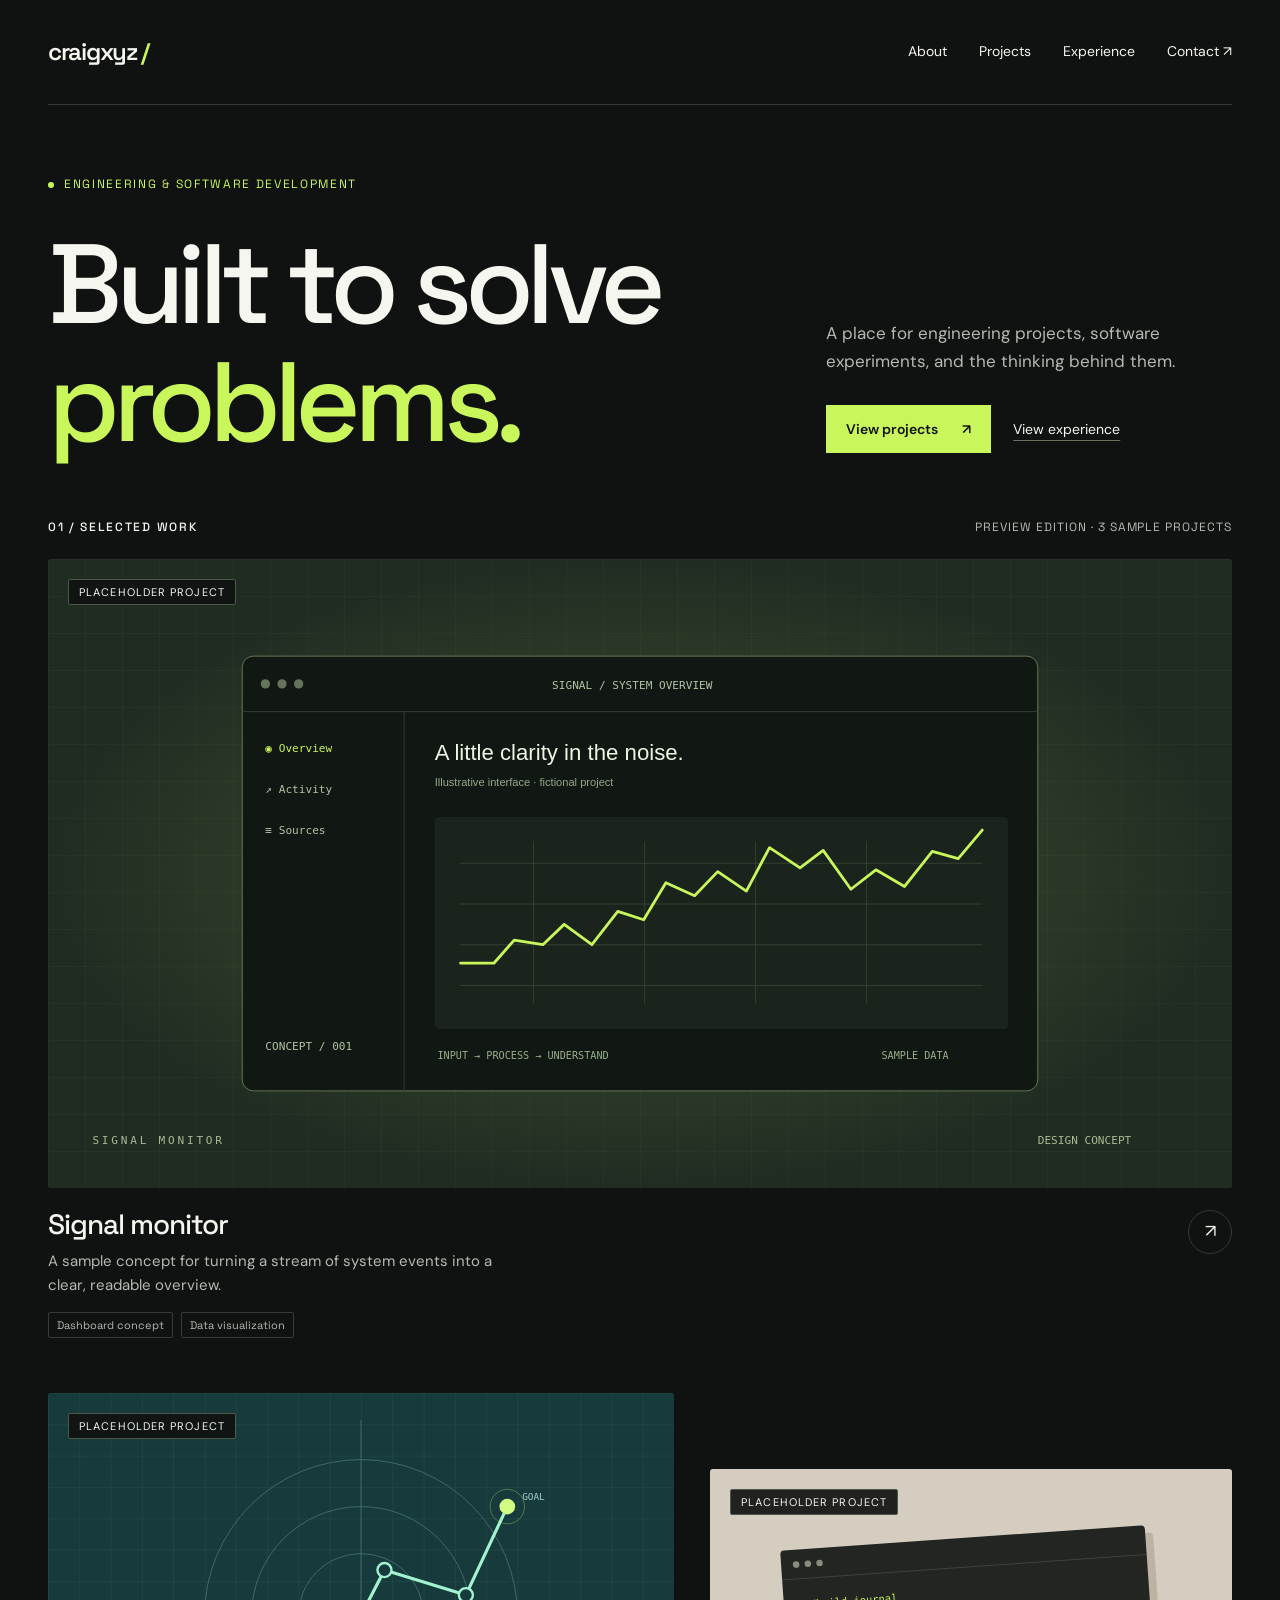
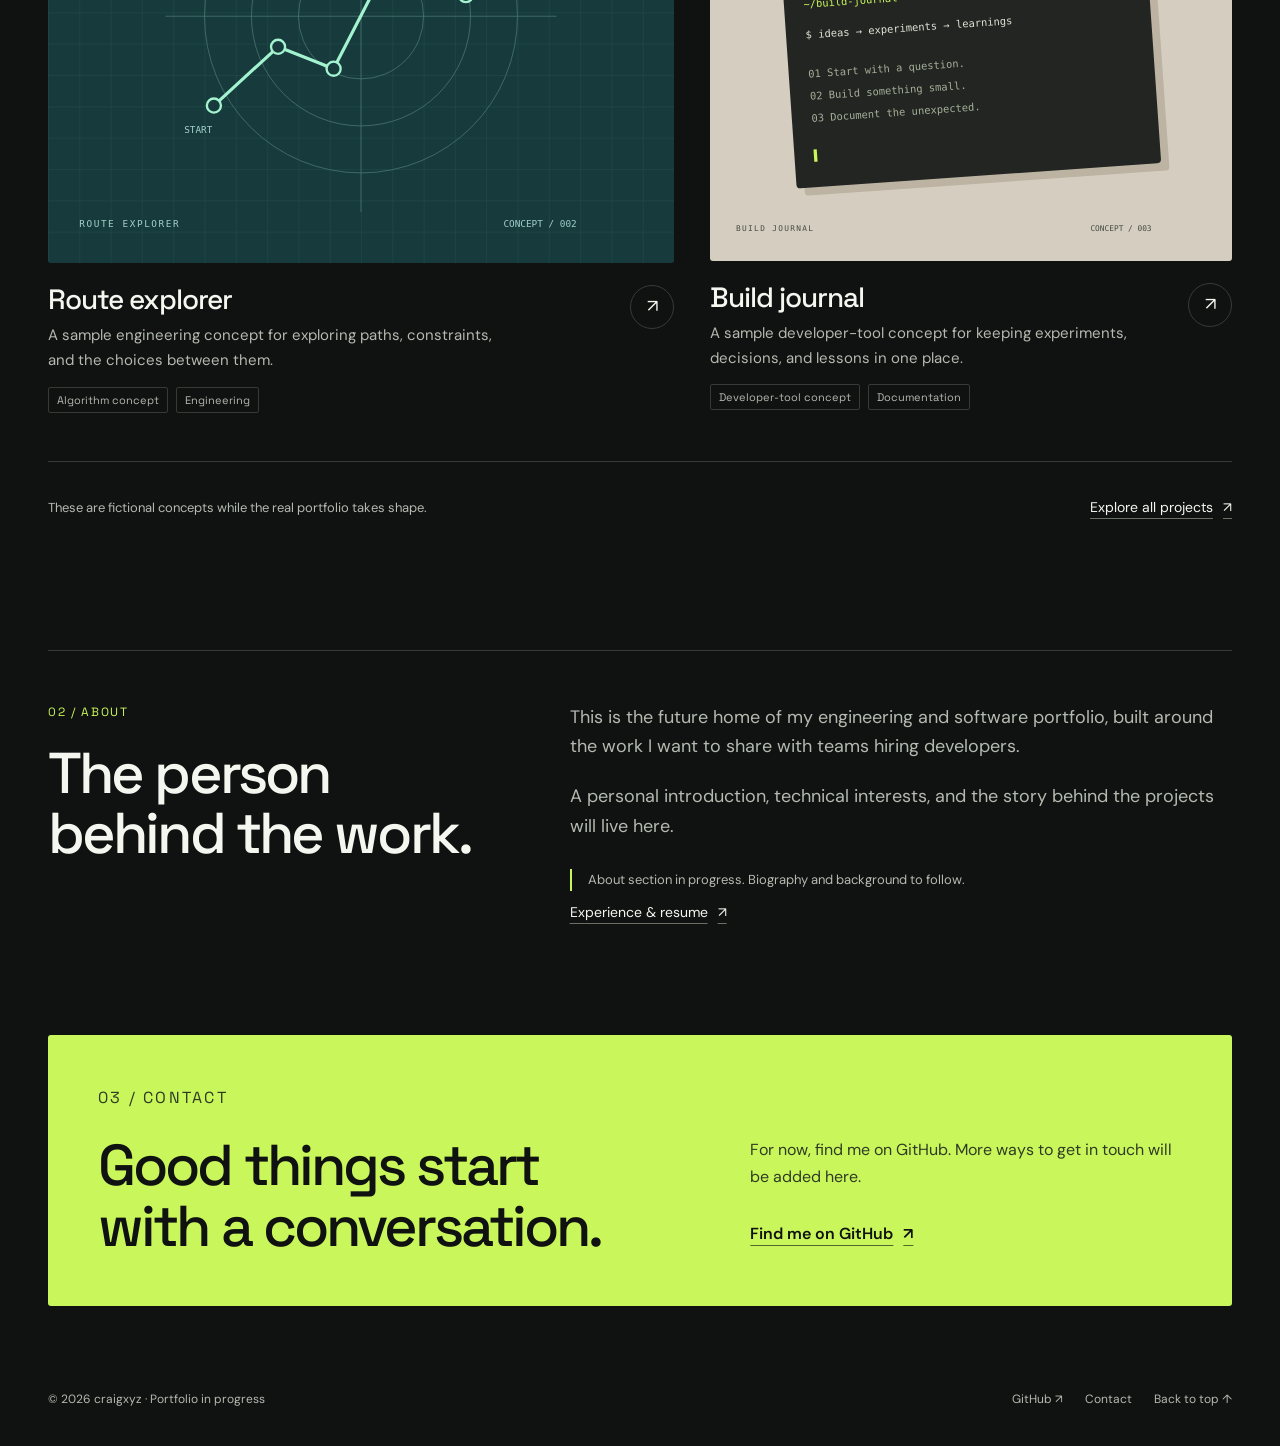
<file: index.html>
<!doctype html>
<html lang="en">
<head>
  <meta charset="utf-8">
  <meta name="viewport" content="width=device-width, initial-scale=1">
  <meta name="description" content="A dark gallery portfolio preview for engineering and software development, with clearly labeled placeholder projects.">
  <meta name="theme-color" content="#101211">
  <meta name="robots" content="noindex, follow">
  <title>Engineering & software — craigxyz</title>
  <link rel="icon" href="assets/images/favicon.svg" type="image/svg+xml">
  <link rel="stylesheet" href="assets/css/style.css">
  <script src="assets/js/main.js" defer></script>
</head>
<body>
  <a class="skip-link" href="#main">Skip to content</a>
  <header class="header wrap">
    <a class="brand" href="index.html" aria-label="craigxyz home">craigxyz<span> /</span></a>
    <button class="menu-toggle" type="button" aria-controls="site-navigation" aria-expanded="false">Menu</button>
    <nav class="nav" id="site-navigation" aria-label="Main navigation"><a href="index.html#about">About</a><a href="projects.html">Projects</a><a href="experience.html">Experience</a><a href="index.html#contact">Contact ↗</a></nav>
  </header>
  <main id="main" class="wrap">
    <section class="hero" aria-labelledby="hero-heading">
      <p class="eyebrow"><span class="dot" aria-hidden="true"></span>Engineering &amp; software development</p>
      <div class="hero-grid"><h1 id="hero-heading">Built to solve<br><span>problems.</span></h1><div class="hero-copy"><p>A place for engineering projects, software experiments, and the thinking behind them.</p><div class="actions"><a class="button" href="projects.html">View projects <span aria-hidden="true">↗</span></a><a class="text-link" href="experience.html">View experience</a></div></div></div>
    </section>
    <section aria-labelledby="selected-heading">
      <div class="section-top"><h2 class="eyebrow" id="selected-heading">01 / Selected work</h2><span class="index-label">PREVIEW EDITION · 3 SAMPLE PROJECTS</span></div>
      <article class="project"><a class="art" href="projects.html#signal" aria-label="Explore Signal monitor, a placeholder project"><img src="assets/images/signal.svg" width="1280" height="680" alt="Concept illustration of a dark system monitoring dashboard with a lime line chart." fetchpriority="high"><span class="art-badge">Placeholder project</span></a><div class="project-caption"><div><h3><a href="projects.html#signal">Signal monitor</a></h3><p>A sample concept for turning a stream of system events into a clear, readable overview.</p><div class="tags"><span>Dashboard concept</span><span>Data visualization</span></div></div><a class="project-arrow" href="projects.html#signal" aria-label="Explore Signal monitor">↗</a></div></article>
      <div class="project-grid"><article class="project"><a class="art" href="projects.html#route" aria-label="Explore Route explorer, a placeholder project"><img src="assets/images/route.svg" width="800" height="600" alt="Concept diagram of a route connecting waypoints across a teal coordinate grid." loading="lazy"><span class="art-badge">Placeholder project</span></a><div class="project-caption"><div><h3><a href="projects.html#route">Route explorer</a></h3><p>A sample engineering concept for exploring paths, constraints, and the choices between them.</p><div class="tags"><span>Algorithm concept</span><span>Engineering</span></div></div><a class="project-arrow" href="projects.html#route" aria-label="Explore Route explorer">↗</a></div></article><article class="project"><a class="art" href="projects.html#journal" aria-label="Explore Build journal, a placeholder project"><img src="assets/images/journal.svg" width="800" height="600" alt="Concept illustration of a terminal showing a short sequence for documenting experiments." loading="lazy"><span class="art-badge">Placeholder project</span></a><div class="project-caption"><div><h3><a href="projects.html#journal">Build journal</a></h3><p>A sample developer-tool concept for keeping experiments, decisions, and lessons in one place.</p><div class="tags"><span>Developer-tool concept</span><span>Documentation</span></div></div><a class="project-arrow" href="projects.html#journal" aria-label="Explore Build journal">↗</a></div></article></div>
      <div class="work-bottom"><p>These are fictional concepts while the real portfolio takes shape.</p><a class="text-link" href="projects.html">Explore all projects <span aria-hidden="true">↗</span></a></div>
    </section>
    <section class="section about" id="about" aria-labelledby="about-heading"><div><p class="eyebrow">02 / About</p><h2 id="about-heading">The person<br>behind the work.</h2></div><div class="about-copy"><p>This is the future home of my engineering and software portfolio, built around the work I want to share with teams hiring developers.</p><p>A personal introduction, technical interests, and the story behind the projects will live here.</p><p class="placeholder-note">About section in progress. Biography and background to follow.</p><a class="text-link" href="experience.html">Experience &amp; resume <span aria-hidden="true">↗</span></a></div></section>
    <section class="contact" id="contact" aria-labelledby="contact-heading"><div><p class="eyebrow">03 / Contact</p><h2 id="contact-heading">Good things start<br>with a conversation.</h2></div><div><p>For now, find me on GitHub. More ways to get in touch will be added here.</p><a class="text-link" href="https://github.com/craigxyz">Find me on GitHub <span aria-hidden="true">↗</span></a></div></section>
</main>
  <footer class="footer wrap"><span>© 2026 craigxyz · Portfolio in progress</span><div class="footer-links"><a href="https://github.com/craigxyz">GitHub ↗</a><a href="index.html#contact">Contact</a><a href="#main">Back to top ↑</a></div></footer>
</body>
</html>
</file>
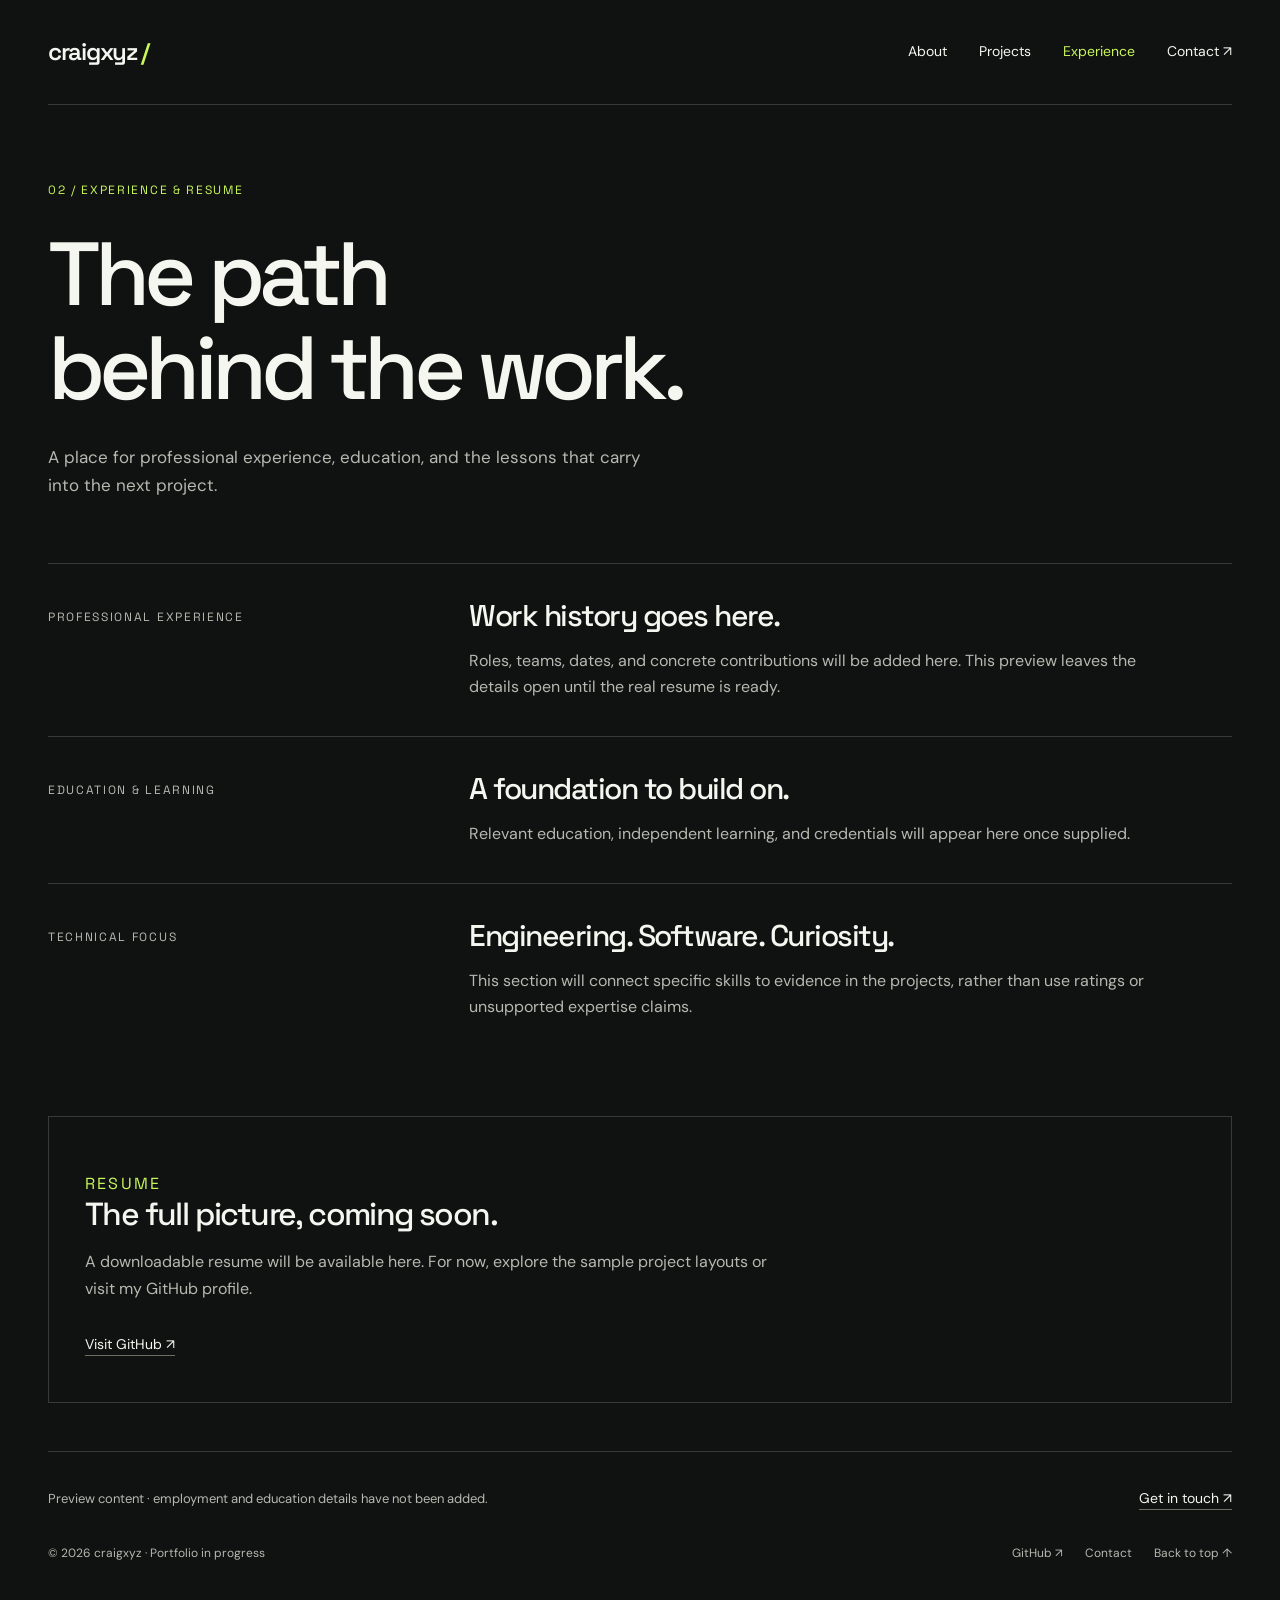
<file: experience.html>
<!doctype html>
<html lang="en">
<head>
  <meta charset="utf-8">
  <meta name="viewport" content="width=device-width, initial-scale=1">
  <meta name="description" content="Experience and resume section of the craigxyz portfolio preview. Real work history and resume are coming soon.">
  <meta name="theme-color" content="#101211">
  <meta name="robots" content="noindex, follow">
  <title>Experience — craigxyz</title>
  <link rel="icon" href="assets/images/favicon.svg" type="image/svg+xml">
  <link rel="stylesheet" href="assets/css/style.css">
  <script src="assets/js/main.js" defer></script>
</head>
<body>
  <a class="skip-link" href="#main">Skip to content</a>
  <header class="header wrap">
    <a class="brand" href="index.html" aria-label="craigxyz home">craigxyz<span> /</span></a>
    <button class="menu-toggle" type="button" aria-controls="site-navigation" aria-expanded="false">Menu</button>
    <nav class="nav" id="site-navigation" aria-label="Main navigation"><a href="index.html#about">About</a><a href="projects.html">Projects</a><a href="experience.html" aria-current="page">Experience</a><a href="index.html#contact">Contact ↗</a></nav>
  </header>
  <main id="main" class="wrap"><header class="page-hero"><p class="eyebrow">02 / Experience &amp; resume</p><h1>The path<br>behind the work.</h1><p>A place for professional experience, education, and the lessons that carry into the next project.</p></header>
<section aria-label="Experience placeholders"><article class="experience-row"><span class="eyebrow">Professional experience</span><div><h2>Work history goes here.</h2><p>Roles, teams, dates, and concrete contributions will be added here. This preview leaves the details open until the real resume is ready.</p></div></article><article class="experience-row"><span class="eyebrow">Education &amp; learning</span><div><h2>A foundation to build on.</h2><p>Relevant education, independent learning, and credentials will appear here once supplied.</p></div></article><article class="experience-row"><span class="eyebrow">Technical focus</span><div><h2>Engineering. Software. Curiosity.</h2><p>This section will connect specific skills to evidence in the projects, rather than use ratings or unsupported expertise claims.</p></div></article></section>
<section class="resume-box" id="resume" aria-labelledby="resume-heading"><p class="eyebrow">Resume</p><h2 id="resume-heading">The full picture, coming soon.</h2><p>A downloadable resume will be available here. For now, explore the sample project layouts or visit my GitHub profile.</p><a class="text-link" href="https://github.com/craigxyz">Visit GitHub ↗</a></section><div class="work-bottom"><p>Preview content · employment and education details have not been added.</p><a class="text-link" href="index.html#contact">Get in touch ↗</a></div></main>
  <footer class="footer wrap"><span>© 2026 craigxyz · Portfolio in progress</span><div class="footer-links"><a href="https://github.com/craigxyz">GitHub ↗</a><a href="index.html#contact">Contact</a><a href="#main">Back to top ↑</a></div></footer>
</body>
</html>
</file>
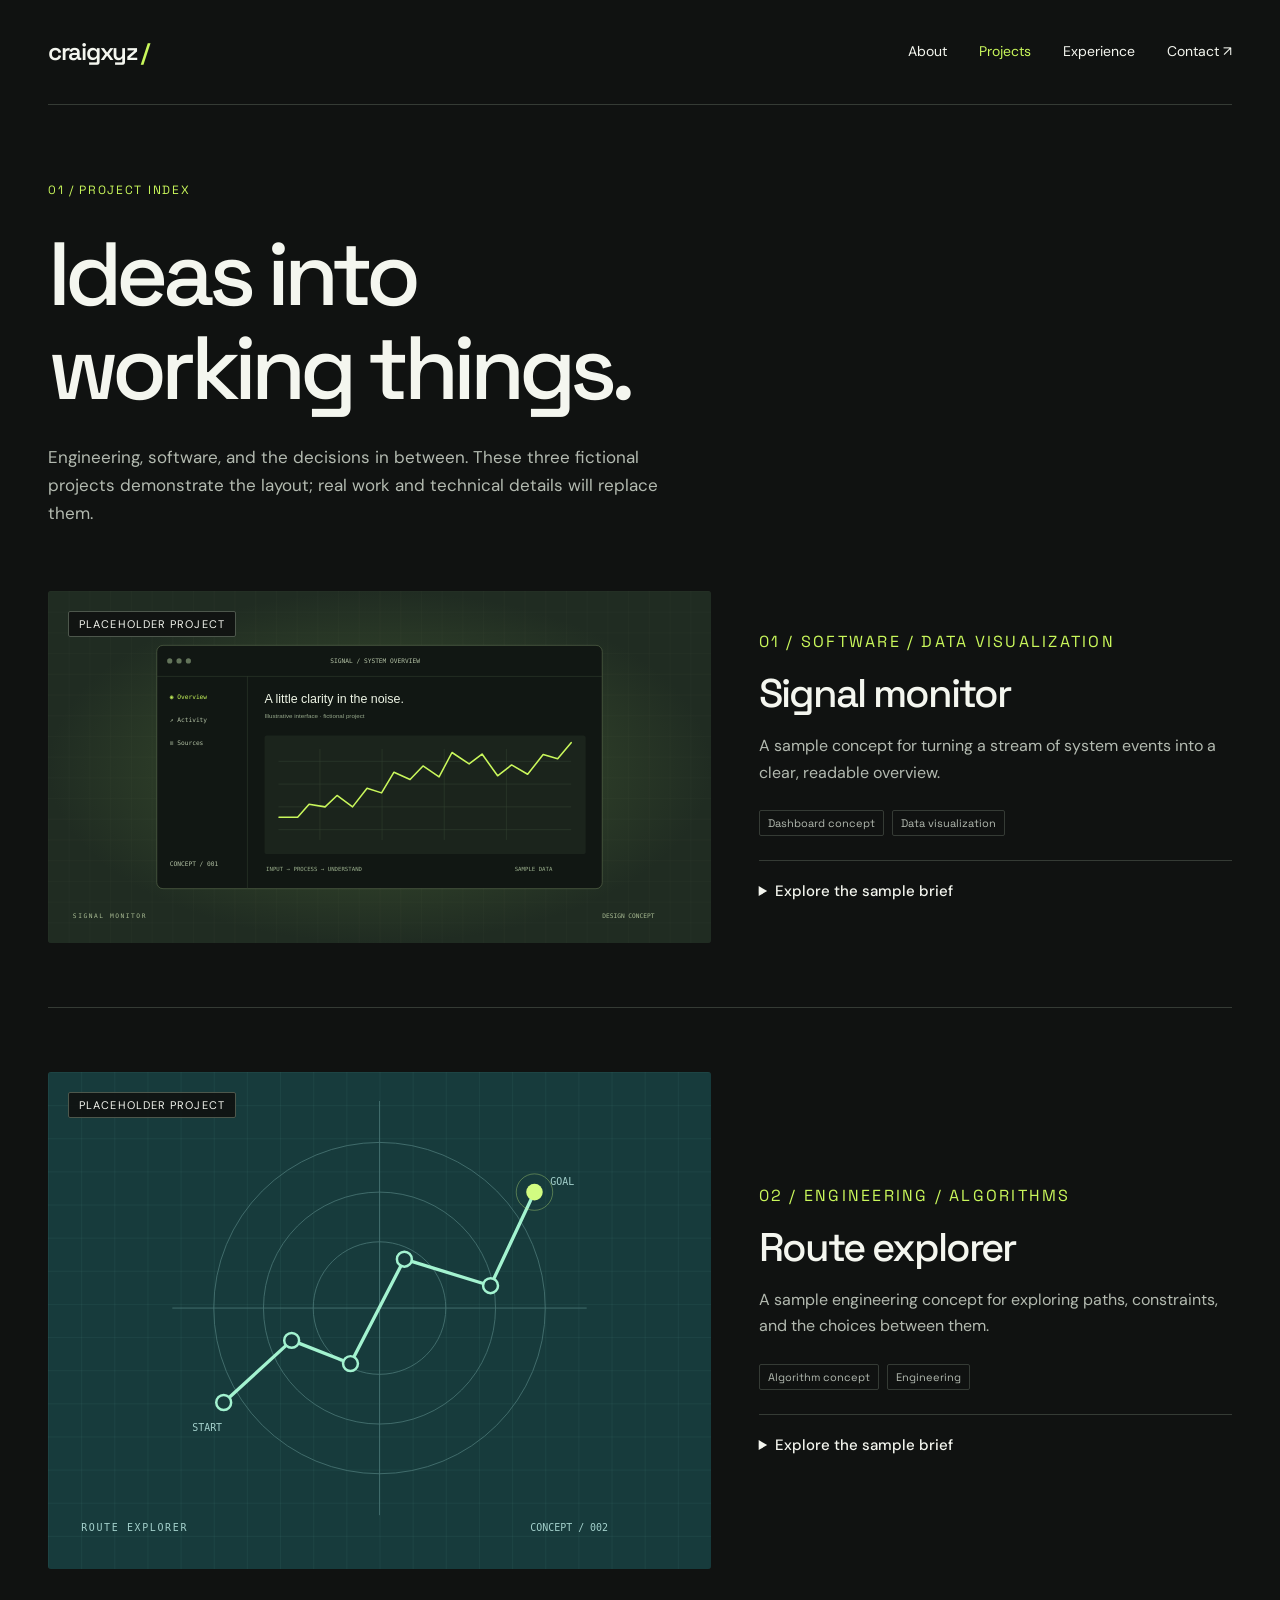
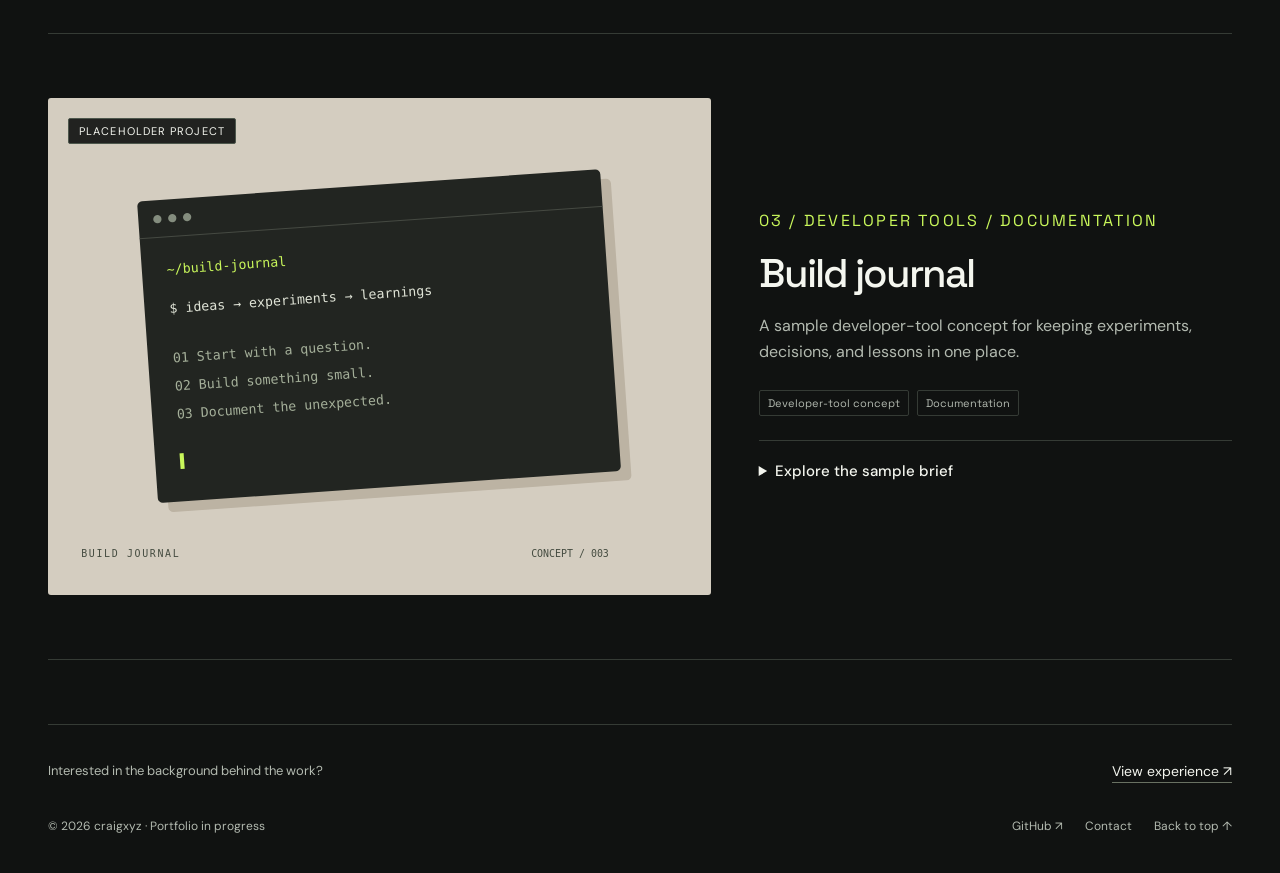
<file: projects.html>
<!doctype html>
<html lang="en">
<head>
  <meta charset="utf-8">
  <meta name="viewport" content="width=device-width, initial-scale=1">
  <meta name="description" content="Three clearly labeled sample engineering and software projects in a portfolio preview.">
  <meta name="theme-color" content="#101211">
  <meta name="robots" content="noindex, follow">
  <title>Projects — craigxyz</title>
  <link rel="icon" href="assets/images/favicon.svg" type="image/svg+xml">
  <link rel="stylesheet" href="assets/css/style.css">
  <script src="assets/js/main.js" defer></script>
</head>
<body>
  <a class="skip-link" href="#main">Skip to content</a>
  <header class="header wrap">
    <a class="brand" href="index.html" aria-label="craigxyz home">craigxyz<span> /</span></a>
    <button class="menu-toggle" type="button" aria-controls="site-navigation" aria-expanded="false">Menu</button>
    <nav class="nav" id="site-navigation" aria-label="Main navigation"><a href="index.html#about">About</a><a href="projects.html" aria-current="page">Projects</a><a href="experience.html">Experience</a><a href="index.html#contact">Contact ↗</a></nav>
  </header>
  <main id="main" class="wrap"><header class="page-hero"><p class="eyebrow">01 / Project index</p><h1>Ideas into<br>working things.</h1><p>Engineering, software, and the decisions in between. These three fictional projects demonstrate the layout; real work and technical details will replace them.</p></header><article class="project-detail" id="signal"><div class="detail-grid"><div class="art"><img src="assets/images/signal.svg" width="1280" height="680" alt="Concept illustration of a dark system monitoring dashboard with a lime line chart." fetchpriority="high"><span class="art-badge">Placeholder project</span></div><div class="detail-copy"><p class="eyebrow">01 / Software / Data visualization</p><h2>Signal monitor</h2><p>A sample concept for turning a stream of system events into a clear, readable overview.</p><div class="tags"><span>Dashboard concept</span><span>Data visualization</span></div><details><summary>Explore the sample brief</summary><p><strong>Problem.</strong> Make noisy system activity easier to interpret without burying the useful information.</p><p><strong>Approach.</strong> This placeholder would describe event handling, chart rendering, and the tradeoffs behind the interface.</p><p><strong>Evidence.</strong> Replace this sample with real screenshots, a source repository, and verified results.</p><p class="placeholder-note">Fictional example. No completed work or results are claimed.</p></details></div></div></article><article class="project-detail" id="route"><div class="detail-grid"><div class="art"><img src="assets/images/route.svg" width="800" height="600" alt="Concept diagram of a route connecting waypoints across a teal coordinate grid." loading="lazy"><span class="art-badge">Placeholder project</span></div><div class="detail-copy"><p class="eyebrow">02 / Engineering / Algorithms</p><h2>Route explorer</h2><p>A sample engineering concept for exploring paths, constraints, and the choices between them.</p><div class="tags"><span>Algorithm concept</span><span>Engineering</span></div><details><summary>Explore the sample brief</summary><p><strong>Problem.</strong> Explain how a path is selected when a system has multiple routes and constraints.</p><p><strong>Approach.</strong> This placeholder would explain the chosen algorithm, system constraints, and how the solution was tested.</p><p><strong>Evidence.</strong> Replace this sample with the actual implementation, test cases, and an explanation of your contribution.</p><p class="placeholder-note">Fictional example. No completed work or results are claimed.</p></details></div></div></article><article class="project-detail" id="journal"><div class="detail-grid"><div class="art"><img src="assets/images/journal.svg" width="800" height="600" alt="Concept illustration of a terminal showing a short sequence for documenting experiments." loading="lazy"><span class="art-badge">Placeholder project</span></div><div class="detail-copy"><p class="eyebrow">03 / Developer tools / Documentation</p><h2>Build journal</h2><p>A sample developer-tool concept for keeping experiments, decisions, and lessons in one place.</p><div class="tags"><span>Developer-tool concept</span><span>Documentation</span></div><details><summary>Explore the sample brief</summary><p><strong>Problem.</strong> Keep the reasoning behind small experiments as discoverable as the code itself.</p><p><strong>Approach.</strong> This placeholder would describe the workflow, data format, and developer experience.</p><p><strong>Evidence.</strong> Replace this sample with a working demo, source code, and a specific lesson learned.</p><p class="placeholder-note">Fictional example. No completed work or results are claimed.</p></details></div></div></article><div class="work-bottom"><p>Interested in the background behind the work?</p><a class="text-link" href="experience.html">View experience ↗</a></div></main>
  <footer class="footer wrap"><span>© 2026 craigxyz · Portfolio in progress</span><div class="footer-links"><a href="https://github.com/craigxyz">GitHub ↗</a><a href="index.html#contact">Contact</a><a href="#main">Back to top ↑</a></div></footer>
</body>
</html>
</file>
<file: assets/css/style.css>
@import url('https://fonts.googleapis.com/css2?family=DM+Sans:wght@400;500;600;700&family=Space+Grotesk:wght@400;500;600;700&display=swap');

:root{color-scheme:dark;--bg:#101211;--surface:#1a1f1b;--text:#f4f6ef;--muted:#b3bab0;--accent:#c9f75b;--line:#353b35;--display:'Space Grotesk',Arial,sans-serif;--body:'DM Sans',Arial,sans-serif}
*{box-sizing:border-box}html{scroll-behavior:smooth;scroll-padding-top:24px}body{margin:0;background:var(--bg);color:var(--text);font:18px/1.65 var(--body);-webkit-font-smoothing:antialiased}a{color:inherit;text-decoration:none}button{font:inherit}img,svg{display:block;max-width:100%}img{height:auto}::selection{background:var(--accent);color:var(--bg)}:focus-visible{outline:3px solid var(--accent);outline-offset:6px}h1,h2,h3,p{margin:0}h1,h2,h3{font-family:var(--display);font-weight:500;line-height:1.05}h1{font-size:clamp(56px,8.8vw,132px);letter-spacing:-.065em}h2{font-size:clamp(36px,4.5vw,64px);letter-spacing:-.05em}h3{font-size:28px;letter-spacing:-.035em}p{color:var(--muted)}.wrap{width:min(1280px,calc(100% - 96px));margin-inline:auto}.skip-link{position:absolute;z-index:5;left:16px;top:12px;padding:12px 20px;background:var(--accent);color:var(--bg);transform:translateY(-150%)}.skip-link:focus{transform:none}.header{display:flex;align-items:center;justify-content:space-between;gap:24px;padding-block:30px;border-bottom:1px solid var(--line)}.brand{font-family:var(--display);font-size:24px;letter-spacing:-1.3px;font-weight:600;white-space:nowrap}.brand span{color:var(--accent)}.nav{display:flex;gap:32px;align-items:center;font-size:14px}.nav a{min-height:44px;display:flex;align-items:center;transition:color .18s}.nav a:hover,.nav a[aria-current=page]{color:var(--accent)}.menu-toggle{display:none;color:var(--text);background:none;border:1px solid var(--line);padding:9px 14px;min-height:44px}.eyebrow{font-family:var(--display);font-size:12px;letter-spacing:.14em;text-transform:uppercase;color:var(--accent)}.hero{padding-block:70px 58px}.hero .eyebrow{display:flex;align-items:center;gap:10px;margin-bottom:30px}.dot{width:6px;height:6px;display:inline-block;background:var(--accent);border-radius:50%}.hero-grid{display:grid;grid-template-columns:1.8fr 1fr;gap:48px;align-items:end}.hero h1 span{color:var(--accent)}.hero-copy{max-width:350px;padding-bottom:8px}.hero-copy p{font-size:17px}.actions{display:flex;align-items:center;flex-wrap:wrap;gap:22px;margin-top:30px}.button{display:inline-flex;align-items:center;justify-content:center;gap:24px;min-height:48px;background:var(--accent);color:var(--bg);padding:12px 20px;font-size:14px;font-weight:600;transition:background .18s,transform .18s}.button:hover{background:#dcff94;transform:translateY(-2px)}.text-link{display:inline-flex;align-items:center;gap:10px;font-size:14px;min-height:44px;text-decoration:underline;text-underline-offset:6px;text-decoration-color:#697162}.text-link:hover{text-decoration-color:var(--accent);color:var(--accent)}.section-top{display:flex;justify-content:space-between;align-items:center;gap:20px;margin-bottom:24px}.section-top .eyebrow{color:var(--text)}.index-label{font:12px var(--display);color:var(--muted);letter-spacing:.08em}.art{overflow:hidden;display:block;background:var(--surface);position:relative;border-radius:3px}.art img{width:100%;transition:transform .4s}.art:hover img{transform:scale(1.015)}.art-badge{position:absolute;top:20px;left:20px;padding:5px 10px;font:11px var(--body);letter-spacing:.1em;text-transform:uppercase;background:#101211e8;color:var(--text);border:1px solid #4d574c;border-radius:2px}.project-caption{display:flex;align-items:start;justify-content:space-between;gap:30px;margin-top:22px}.project-caption h3 a:hover{color:var(--accent)}.project-caption p{font-size:15px;max-width:470px;margin-top:9px}.tags{display:flex;gap:8px;flex-wrap:wrap;margin-top:14px}.tags span{font:11px var(--display);padding:5px 8px;border:1px solid var(--line);border-radius:2px;color:var(--muted)}.project-arrow{display:flex;align-items:center;justify-content:center;width:44px;height:44px;flex-shrink:0;border:1px solid var(--line);border-radius:50%;transition:color .18s,border-color .18s}.project-arrow:hover{color:var(--accent);border-color:var(--accent)}.project-grid{display:grid;grid-template-columns:1.2fr 1fr;gap:36px;margin-top:55px}.project-grid .project:nth-child(2){padding-top:76px}.project-grid .art img{aspect-ratio:4/3;object-fit:cover}.work-bottom{margin-top:48px;padding-top:24px;border-top:1px solid var(--line);display:flex;justify-content:space-between;align-items:center;gap:20px}.work-bottom p{font-size:13px}.section{margin-top:120px}.about{border-top:1px solid var(--line);padding-top:52px;display:grid;grid-template-columns:1fr 1.5fr;gap:80px}.about h2{margin-top:20px}.about-copy p+p{margin-top:20px}.about-copy .placeholder-note{margin-top:28px}.placeholder-note{font-size:13px;color:var(--muted);border-left:2px solid var(--accent);padding-left:16px}.contact{background:var(--accent);color:var(--bg);padding:50px;margin-block:100px 60px;display:grid;grid-template-columns:1.4fr 1fr;gap:48px;align-items:end;border-radius:3px}.contact .eyebrow,.contact p{color:#303b23}.contact h2{margin-top:24px}.contact p{font-size:16px}.contact .text-link{font-size:16px;font-weight:600;text-decoration-color:#526630;margin-top:22px}.contact .text-link:hover{color:var(--bg)}.contact :focus-visible{outline-color:var(--bg)}.footer{display:flex;justify-content:space-between;align-items:center;gap:20px;padding-block:24px 36px;font-size:12px;color:var(--muted)}.footer-links{display:flex;gap:22px}.footer a:hover{color:var(--accent)}.page-hero{padding-block:76px 64px}.page-hero h1{font-size:clamp(52px,7vw,96px);margin-top:26px}.page-hero>p:last-child{max-width:610px;margin-top:28px;font-size:17px}.project-detail{padding-bottom:64px;margin-bottom:64px;border-bottom:1px solid var(--line);scroll-margin-top:32px}.detail-grid{display:grid;grid-template-columns:1.4fr 1fr;gap:48px;align-items:center}.detail-copy .eyebrow{margin-bottom:18px}.detail-copy h2{font-size:40px}.detail-copy>p{font-size:16px;margin-top:18px}.detail-copy .tags{margin-top:24px}details{margin-top:24px;border-top:1px solid var(--line);padding-top:18px;font-size:15px}summary{cursor:pointer;min-height:44px;color:var(--text);font-weight:500}details p{margin-top:12px}details strong{color:var(--text);font-weight:500}.experience-row{display:grid;grid-template-columns:1fr 2fr;gap:40px;padding-block:36px;border-top:1px solid var(--line)}.experience-row h2{font-size:30px}.experience-row p{margin-top:16px;max-width:700px;font-size:16px}.experience-row .eyebrow{color:var(--muted);padding-top:8px}.resume-box{padding:36px;border:1px solid var(--line);margin-top:60px}.resume-box h2{font-size:32px}.resume-box p{margin-top:18px;max-width:700px;font-size:16px}.resume-box .text-link{margin-top:20px}.page-footer{margin-top:80px;border-top:1px solid var(--line)}.error-page{padding-block:100px}.error-page p{margin-top:30px}.error-page .button{margin-top:30px}
@media(min-width:1500px){.hero{padding-top:90px}.hero-grid{grid-template-columns:1.7fr 1fr}}
@media(max-width:900px){.wrap{width:calc(100% - 48px)}.nav{gap:20px}.hero-grid{grid-template-columns:1fr;gap:28px}.hero-copy{max-width:580px}.hero{padding-top:50px}.hero h1{font-size:clamp(64px,12vw,108px)}.hero h1 br{display:none}.project-grid{gap:24px}.about{gap:40px;grid-template-columns:1fr 1.3fr}.contact{padding:36px;gap:30px}.detail-grid{grid-template-columns:1fr;gap:30px}.detail-grid .art img{max-height:520px;object-fit:cover}}
@media(max-width:600px){.wrap{width:calc(100% - 40px)}.header{padding-block:20px;flex-wrap:wrap;gap:12px}.brand{font-size:22px}.nav{width:100%;justify-content:space-between;gap:10px;font-size:13px}.js .menu-toggle{display:block}.js .nav[data-open=false]{display:none}.hero{padding-block:40px}.hero .eyebrow{font-size:10px;margin-bottom:24px}.hero h1{font-size:clamp(50px,13vw,78px)}.hero-copy p{font-size:16px}.actions{gap:18px;margin-top:24px}.section-top{margin-bottom:18px}.index-label{font-size:10px}.art-badge{top:12px;left:12px;font-size:9px}.project-caption{gap:16px;margin-top:18px}.project-caption h3{font-size:25px}.project-caption p{font-size:14px}.project-grid{grid-template-columns:1fr;gap:36px;margin-top:36px}.project-grid .project:nth-child(2){padding-top:0}.work-bottom{align-items:flex-start;flex-direction:column;gap:6px;margin-top:32px}.section{margin-top:72px}.about{grid-template-columns:1fr;gap:28px;padding-top:36px}.about-copy p{font-size:16px}.contact{grid-template-columns:1fr;padding:28px;gap:28px;margin-block:64px 30px}.contact h2{font-size:40px}.footer{align-items:flex-start;flex-direction:column;gap:12px}.page-hero{padding-block:48px}.page-hero h1{font-size:54px}.detail-copy h2{font-size:34px}.project-detail{margin-bottom:40px;padding-bottom:40px}.experience-row{grid-template-columns:1fr;gap:16px}.resume-box{padding:24px}.footer-links a{min-height:44px;display:flex;align-items:center}.section-top .text-link{font-size:12px}}
@media(max-width:360px){.wrap{width:calc(100% - 32px)}.nav{font-size:12px;gap:7px}.section-top{align-items:flex-start;flex-direction:column;gap:8px}.contact{padding:24px}.contact h2{font-size:34px}.hero .eyebrow{letter-spacing:.08em}}
@media(prefers-reduced-motion:reduce){html{scroll-behavior:auto}*,*::before,*::after{transition:none!important;animation:none!important}}
</file>
